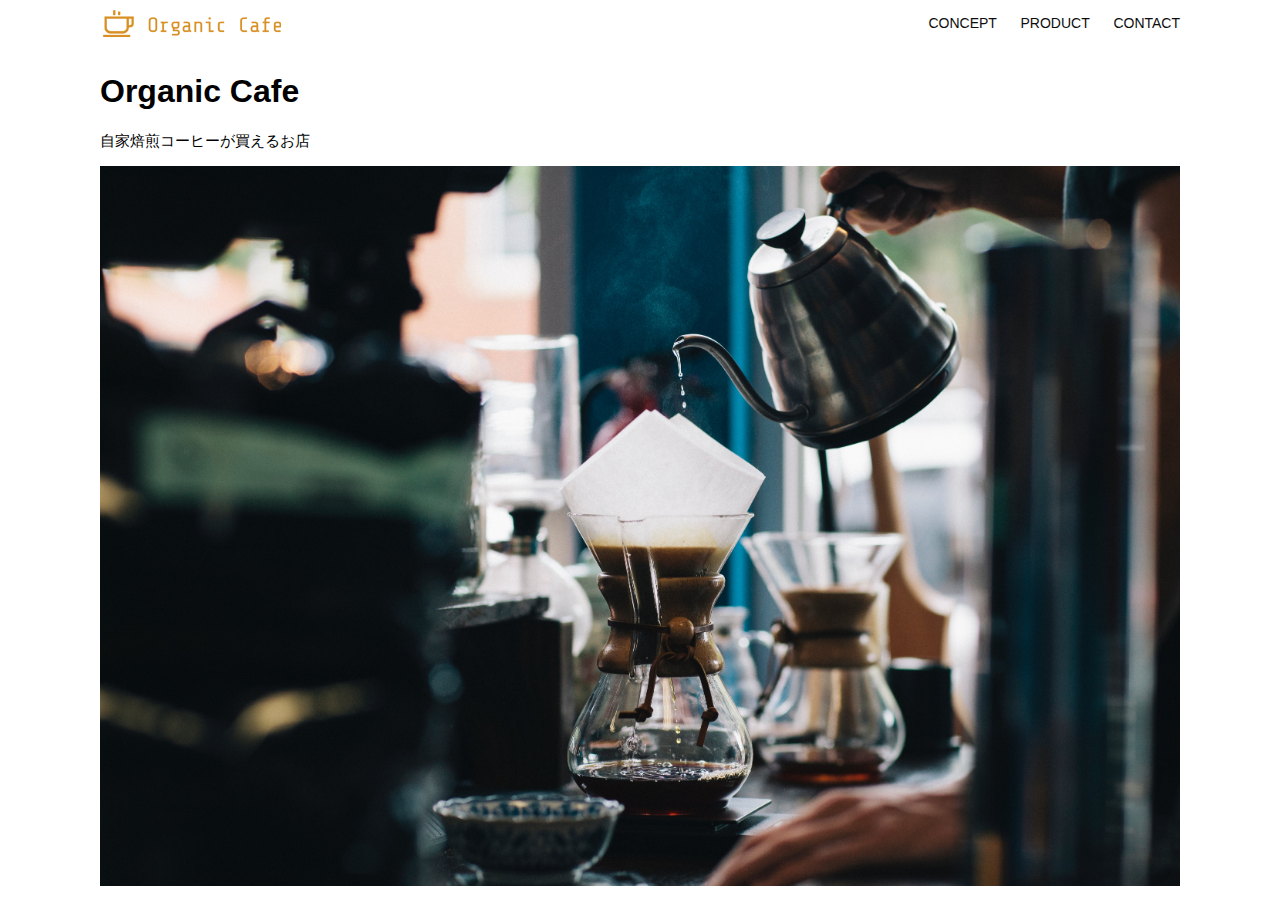
<file: html-css-kadai_013/index.html>
<!DOCTYPE html>
<html>
  <head>
    <title>Organic Cafe</title>
    <meta charset="UTF-8" />
    <meta name="description" content="自家焙煎のコーヒーがお家で楽しめるOrganic Cafe"/>
    <meta name="viewport" content="width=device-width, initial-scale=1.0" />
    <link rel="stylesheet" href="style.css" />
  </head>
  <body>
    <!-- ヘッダー -->
    <header>
      <!-- ロゴ -->
      <a href="index.html" id="logo"><img src="images/logo.png" alt="トップページに戻る"/></a>

      <!-- PC用ナビゲーション -->
      <nav id="nav-pc">
        <a href="index.html#concept">CONCEPT</a>
        <a href="index.html#product">PRODUCT</a>
        <a href="index.html#contact">CONTACT</a>
      </nav>

      <!-- スマホ用ナビゲーション -->
      <img id="menu-sp" src="images/button-menu.png" alt="ナビゲーションを開く" onclick="document.getElementById('nav-sp').style.display = 'block'">

       <nav id="nav-sp">
        <img id="close" src="images/button-close.png" alt="ナビゲーションを閉じる" onclick="document.getElementById('nav-sp').style.display = 'none'">
        <ul>
          <li><a id="logo-sp" href="index.html" onclick="document.getElementById('nav-sp').style.display = 'none'">
            <img src="images/logo-sp.png" alt="トップページに戻る">
          </a></li>
          <li><a class="menu" href="index.html#concept" onclick="document.getElementById('nav-sp').style.display = 'none'">CONCEPT</a></li>
          <li><a class="menu" href="index.html#product" onclick="document.getElementById('nav-sp').style.display = 'none'">PRODUCT</a></li>
          <li><a class="menu" href="index.html#contact" onclick="document.getElementById('nav-sp').style.display = 'none'">CONTACT</a></li>
        </ul>
       </nav>
    </header>

    <main>
      <article>
        <!-- メインビジュアル -->
        <section id="main-visual">
          <div id="main-message">
            <h1>Organic Cafe</h1>
            <p>自家焙煎コーヒーが買えるお店</p>
          </div>
          <img src="images/main-image.jpg" alt="コーヒーをハンドドリップで淹れる画像"/>
        </section>
      </article>
    </main>
  </body>
</html>
</file>
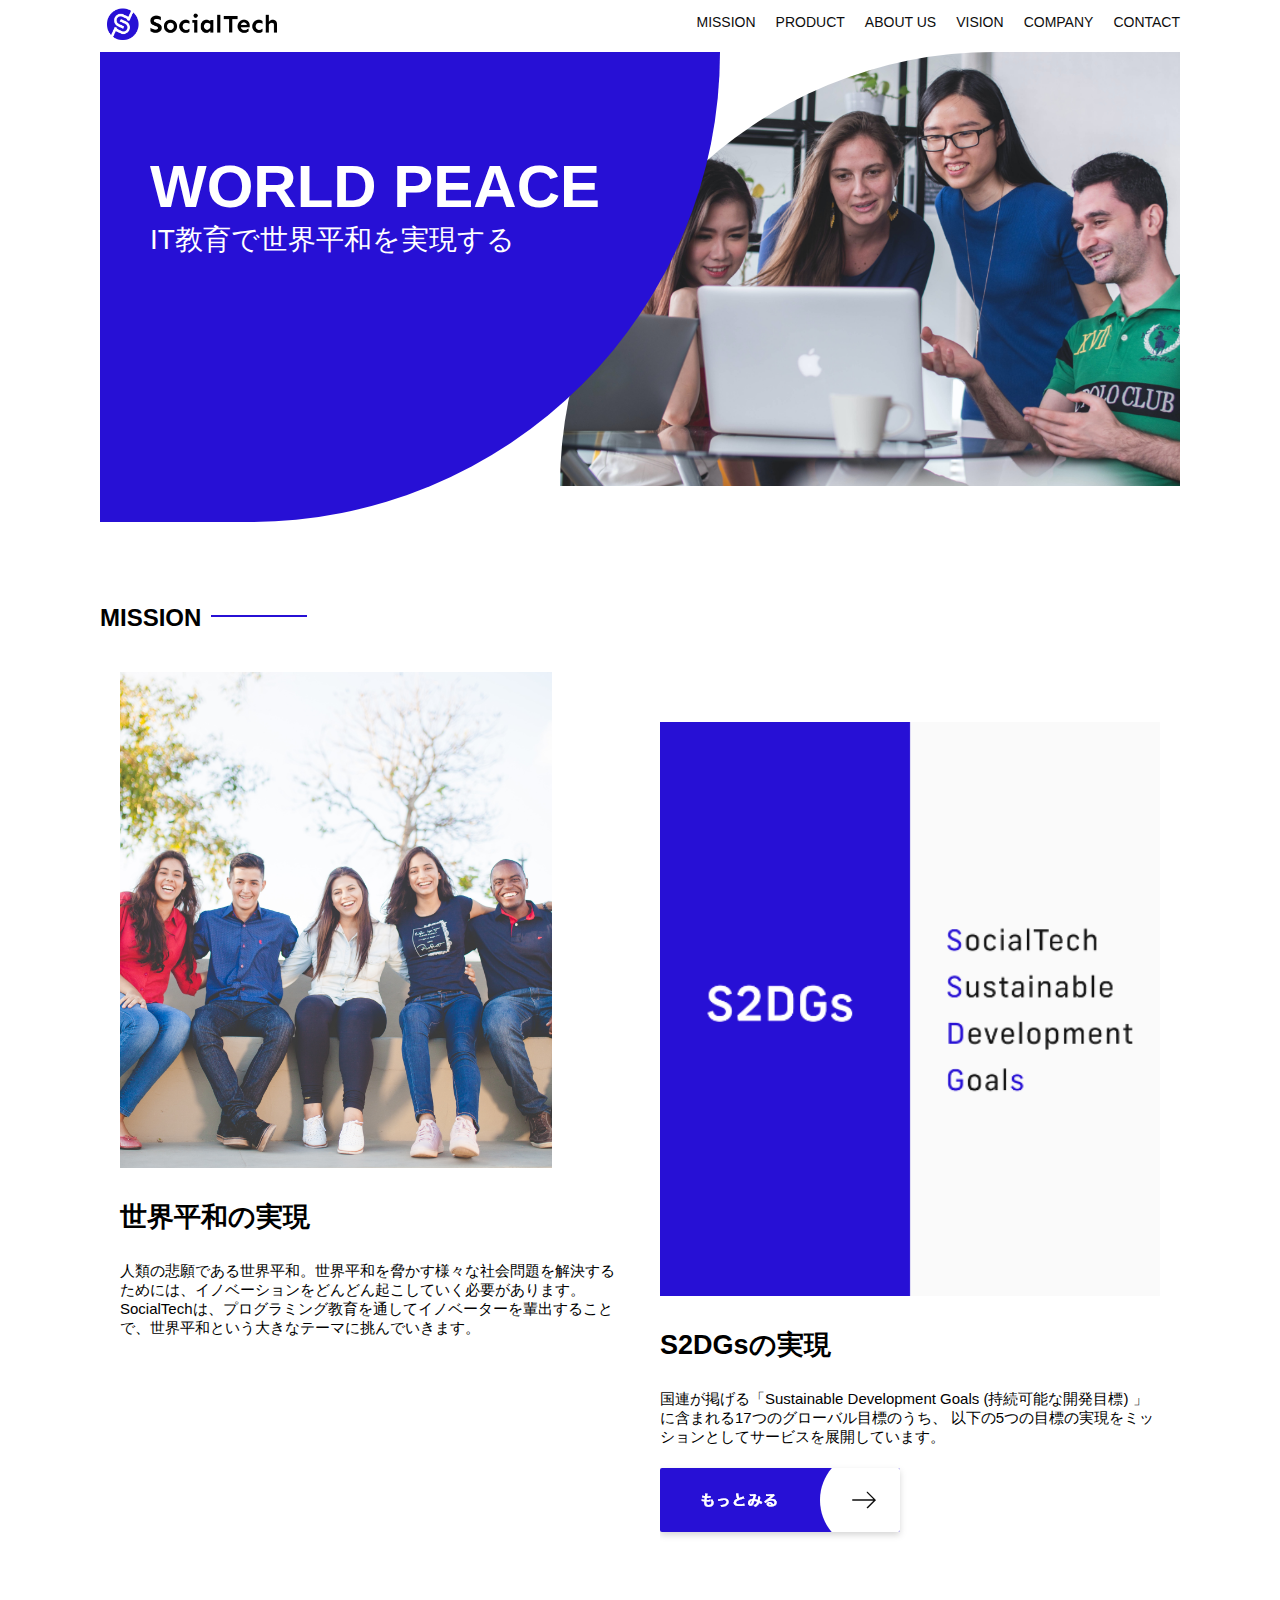
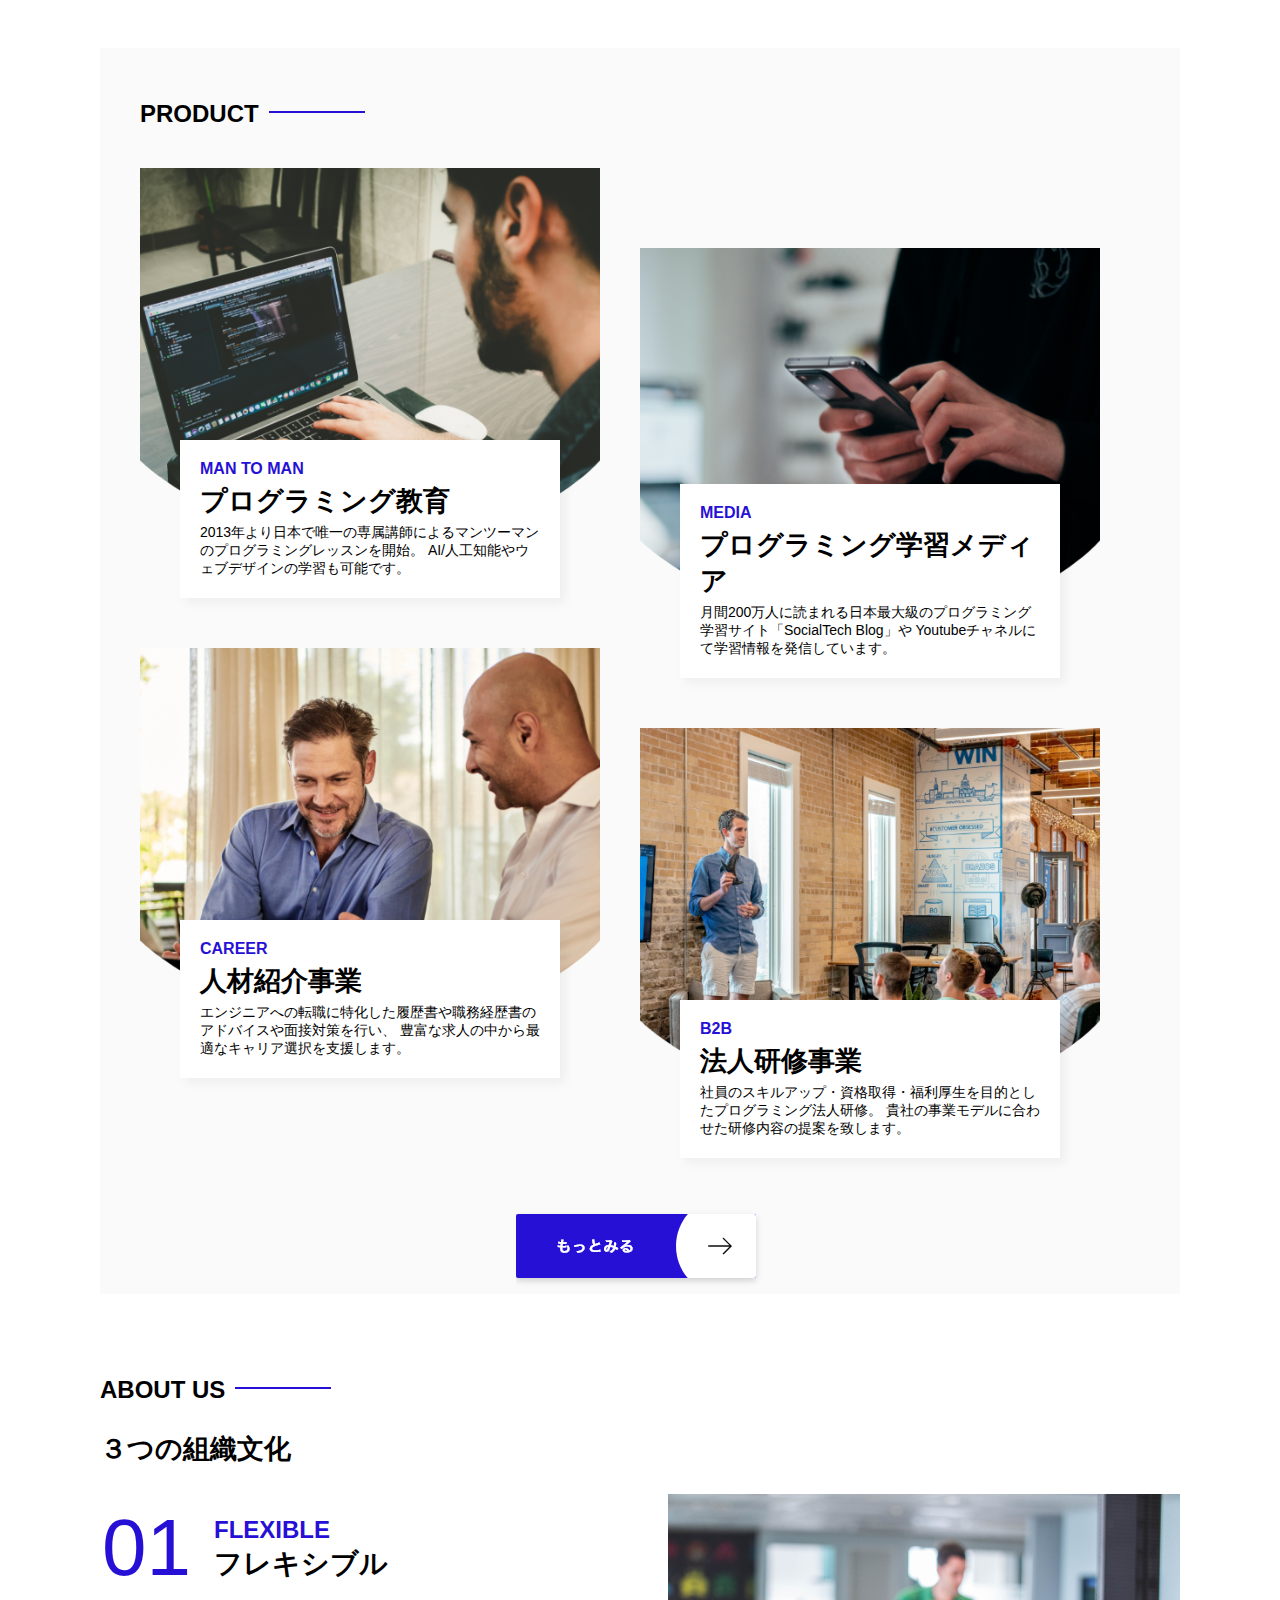
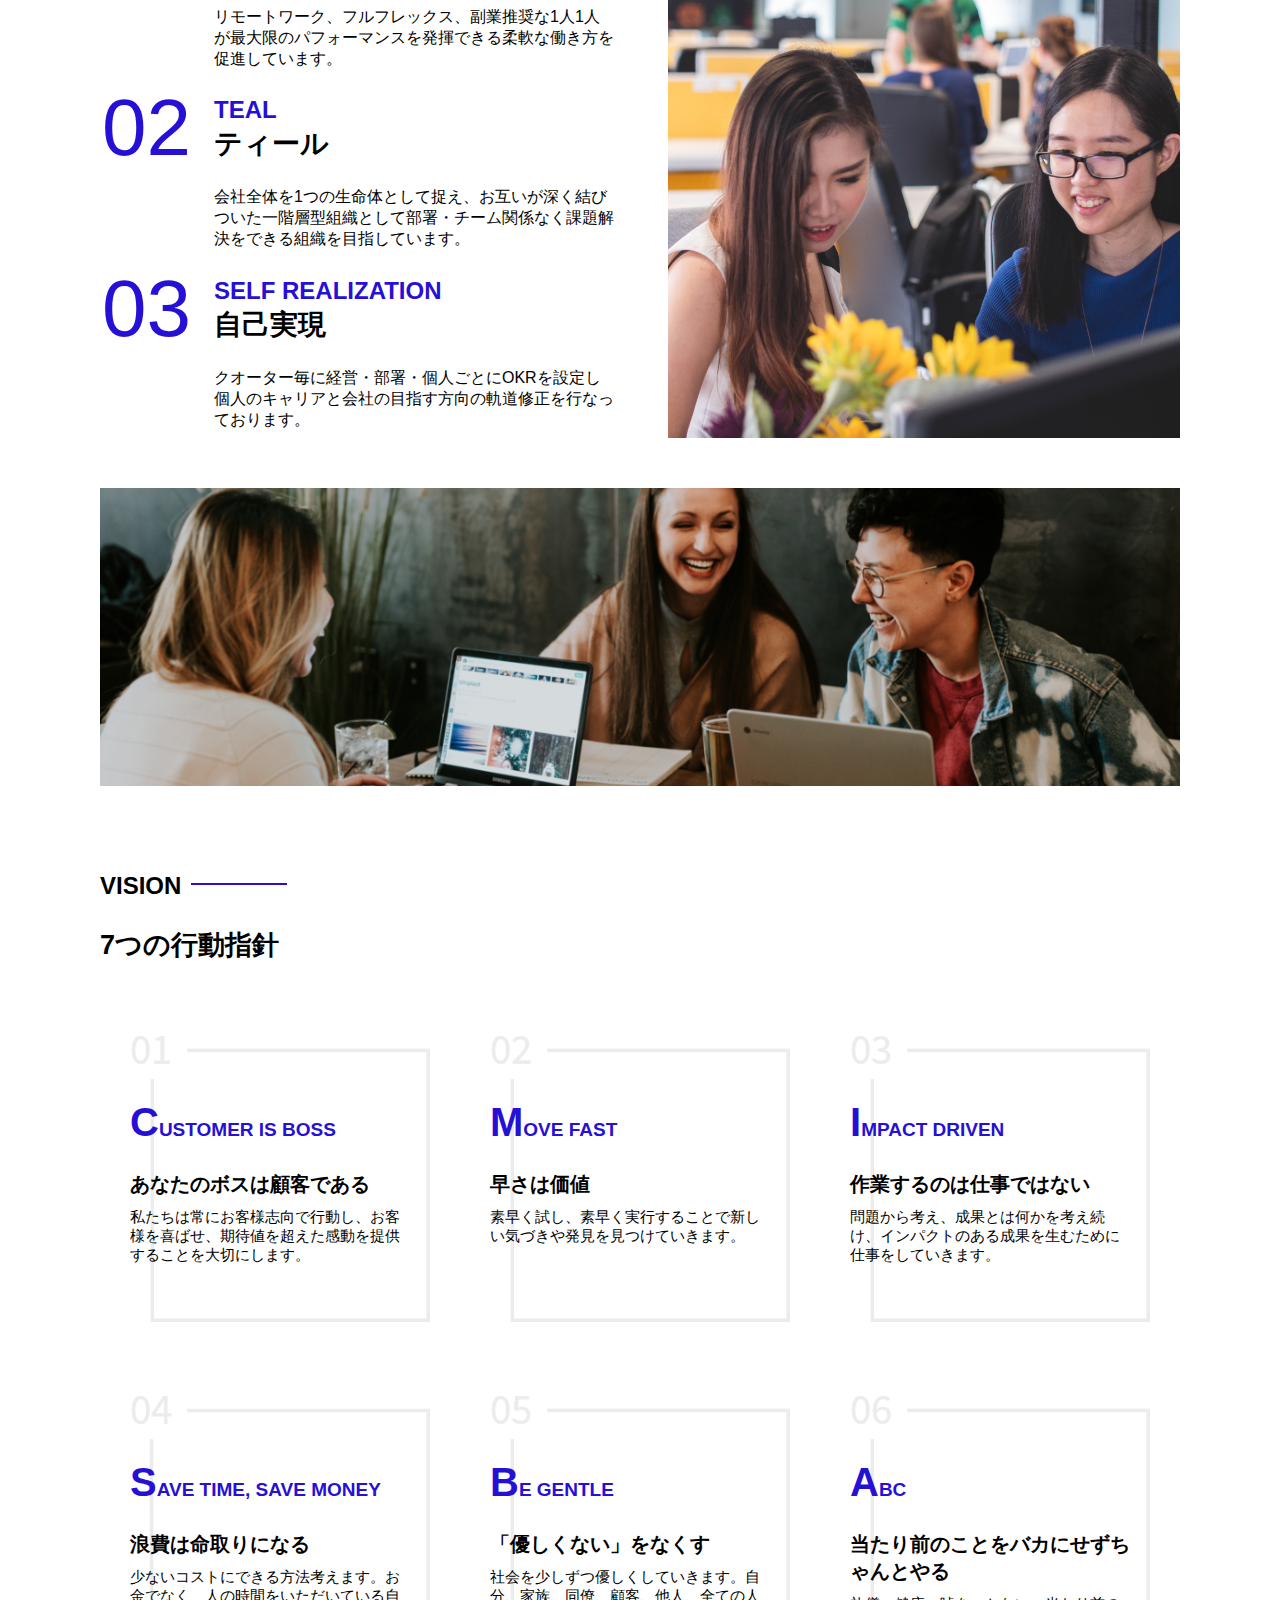
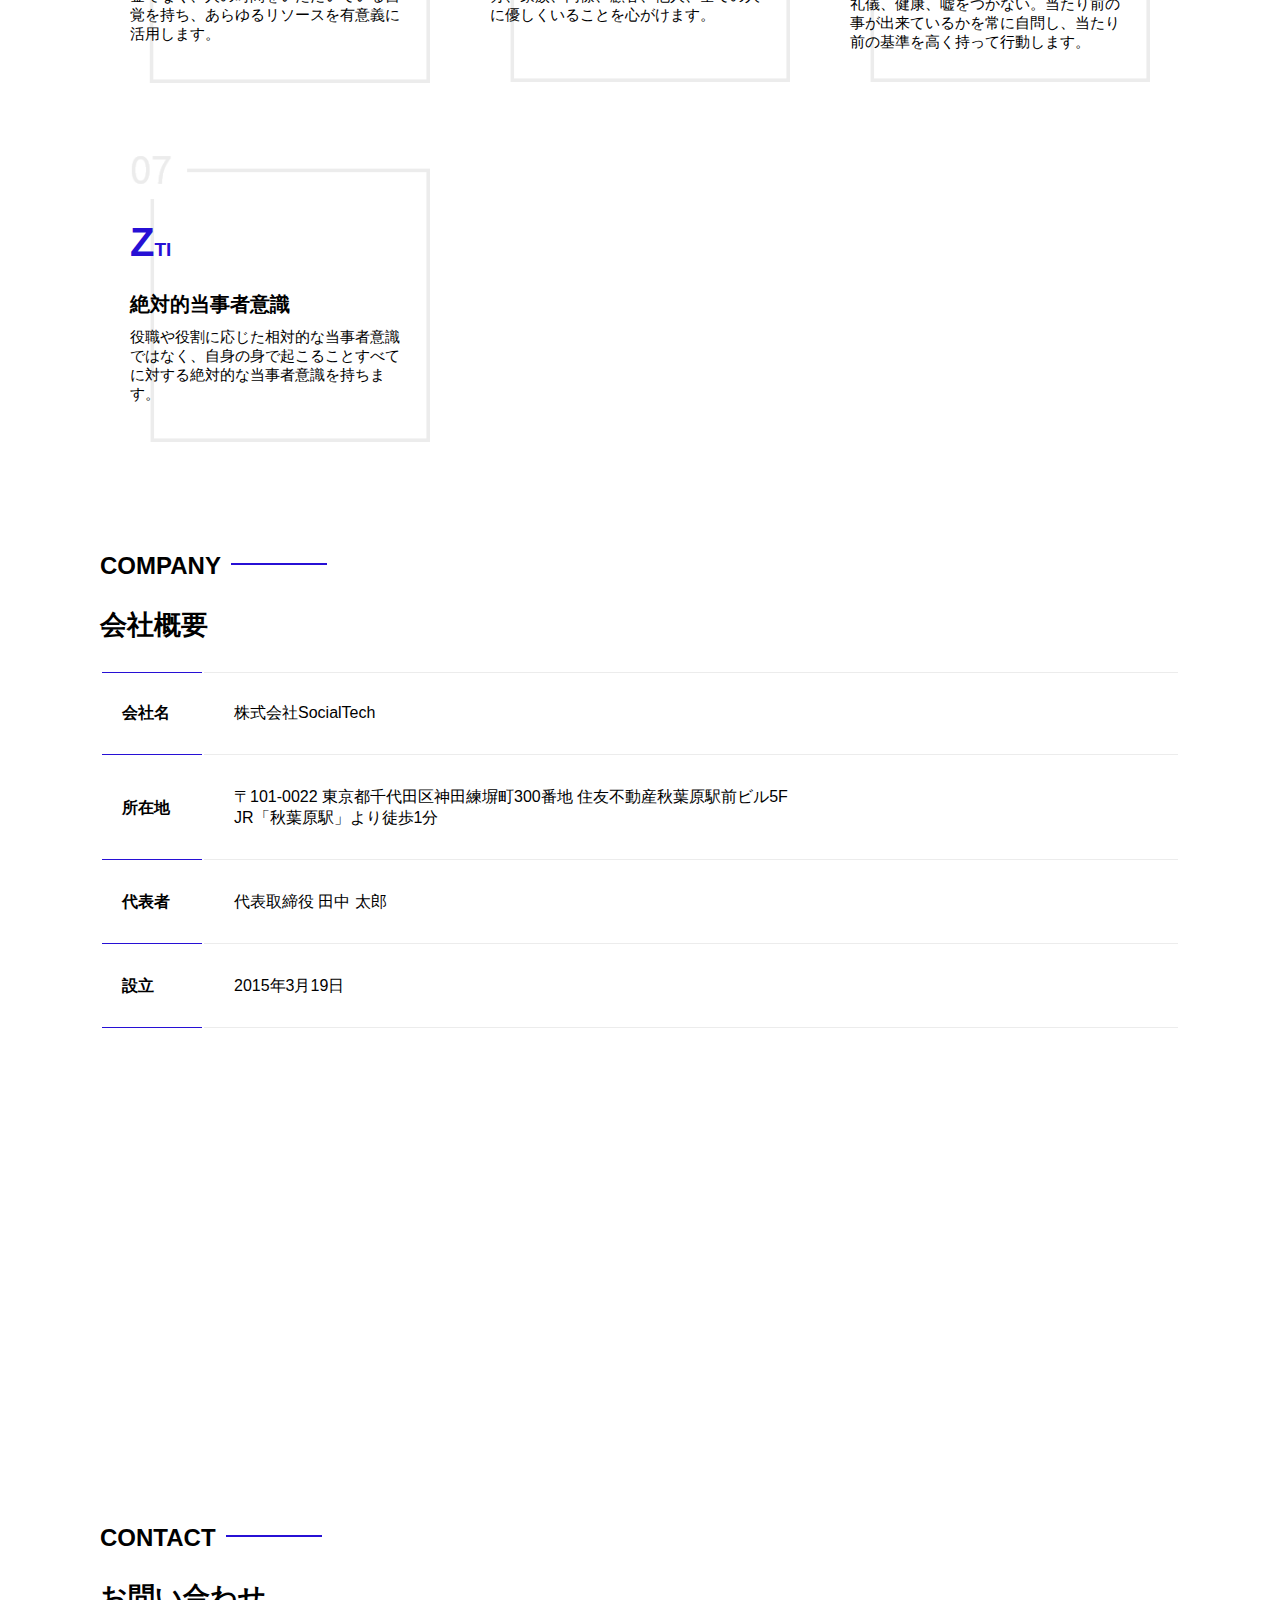
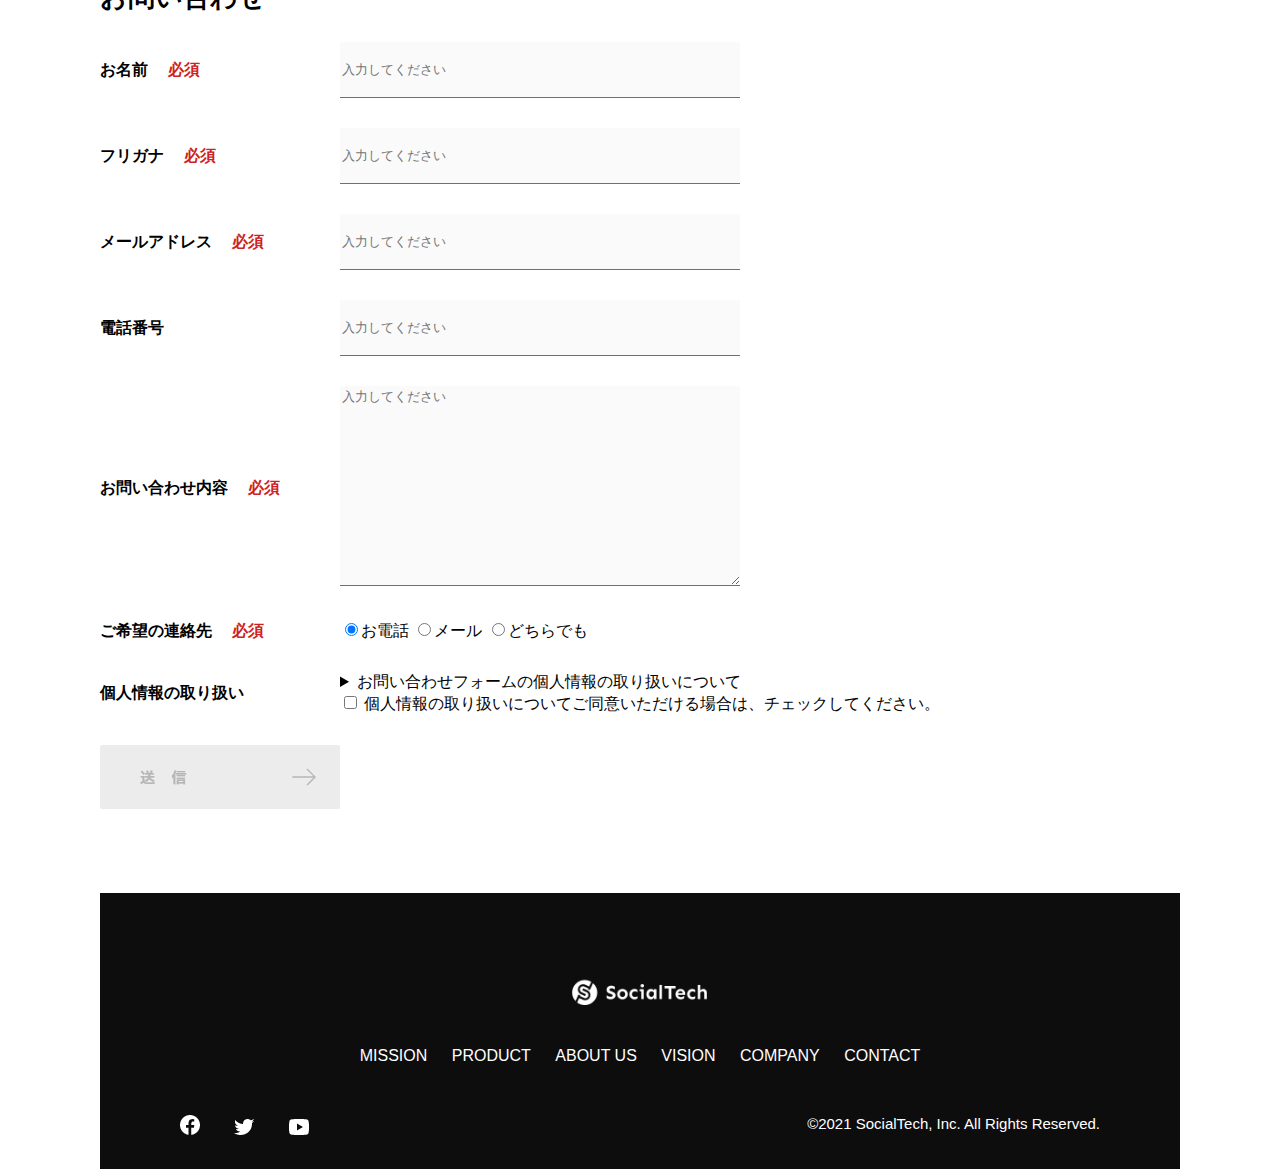
<file: kadai_tutorial_output/index.html>
<!DOCTYPE html>
<html>
  <head>
    <title>SocialTech</title>
    <meta charset="utf-8">
    <meta name="description" content="SocialTechはEdTech業界のリーディングカンパニーを目指します。">
    <meta name="viewport" content="width=device-width, initial-scale=1.0">
    <link rel="stylesheet" href="style.css">
  </head>

  <body>
    <header>
      <a href="index.html" id="logo">
        <img src="images/logo.png" alt="トップページに戻る">
      </a>

      <nav id="nav-pc">
        <ul>
          <li><a href="mission.html">MISSION</a></li>
          <li><a href="product.html">PRODUCT</a></li>
          <li><a href="index.html#aboutus">ABOUT US</a></li>
          <li><a href="index.html#vision">VISION</a></li>
          <li><a href="index.html#company">COMPANY</a></li>
          <li><a href="index.html#contact">CONTACT</a></li>
        </ul>
      </nav>

      <!--スマホ用メニューボタン-->
      <button id="menu-sp" onclick="document.getElementById('nav-sp').style.display = 'block'">
        <img src="images/button-menu.png" alt="ナビゲーションを開く">
      </button>
      <div id="nav-sp">
        <button id="close" onclick="document.getElementById('nav-sp').style.display = 'none'">
          <img src="images/button-close.png" alt="ナビゲーションを閉じる">
        </button>
        <nav>
          <ul>
            <li>
              <a id="logo-sp" hred="index.html" onclick="document.getElementById('nav-sp').style.display ='none'"><img src="images/logo-sp.png" alt="トップページに戻る"></a>
            </li>
            <li><a class="menu" href="mission.html" onclick="document.getElementById('nav-sp').style.display = 'none'">MISSION</a></li>
            <li><a class="menu" href="product.html" onclick="document.getElementById('nav-sp').style.display = 'none'">PRODUCT</a></li>
            <li><a class="menu" href="index.html#aboutus" onclick="document.getElementById('nav-sp').style.display = 'none'">ABOUT US</a></li>
            <li><a class="menu" href="index.html#vision" onclick="document.getElementById('nav-sp').style.display = 'none'">VISION</a></li>
            <li><a class="menu" href="index.html#company" onclick="document.getElementById('nav-sp').style.display = 'none'">COMPANY</a></li>
            <li><a class="menu" href="index.html#contact" onclick="document.getElementById('nav-sp').style.display = 'none'">CONTACT</a></li>
          </ul>
        </nav>
        <div id="sns">
          <a href="https://www.facebook.com/sejuku2013">
            <img src="images/button-facebook.png" alt="Facebookのリンク">
          </a>
          <a href="https://twitter.com/samuraijuku">
            <img src="images/button-twitter.png" alt="Twitterのリンク">
          </a>
          <a href="https://www.youtube.com/channel/UCCFOQO5aDK0xXam4cUQXT8g">
            <img src="images/button-youtube.png" alt="YouTubeのリンク">
          </a>
        </div>
      </div>
    </header>

    <main>
      <article>
        <section id="main-visual">
          <div id="main-message">
            <h1>WORLD PEACE</h1>
            <p>IT教育で世界平和を実現する</p>
          </div>
          <img src="images/index/index-main.png" alt="PCの周りに集まる多国籍の仲間たち">
        </section>

        <section id="mission">
          <h2 class="index-h2">MISSION</h2>
          <div id="mission-flex">
            <div>
              <img id="mission-photo" src="images/index/index-mission.png" alt="屋外のベンチで写真を撮影する多国籍の仲間たち">
              <h3>世界平和の実現</h3>
              <p>
                人類の悲願である世界平和。世界平和を脅かす様々な社会問題を解決するためには、イノベーションをどんどん起こしていく必要があります。
                SocialTechは、プログラミング教育を通してイノベーターを輩出することで、世界平和という大きなテーマに挑んでいきます。
              </p>
            </div>

            <div>
              <img id="s2dgs" src="images/index/s2dgs.png" alt="S2DGs">
              <h3>S2DGsの実現</h3>
              <p>
                国連が掲げる「Sustainable Development Goals (持続可能な開発目標) 」に含まれる17つのグローバル目標のうち、
                以下の5つの目標の実現をミッションとしてサービスを展開しています。
              </p>
              <a href="mission.html">
                <img src="images/button-more.png" alt="もっと見る">
              </a>
            </div>
          </div>
        </section>

        <section id="product">
          <h2 class="index-h2">PRODUCT</h2>
          <div class="product-flex">
            <div id="product-left">
              <div>
                <img class="product-photo" src="images/index/index-mantoman.png" alt="PCでコードを書く男性">
                <div class="product-explain">
                  <span>MAN TO MAN</span>
                  <h3>プログラミング教育</h3>
                  <p>
                    2013年より日本で唯一の専属講師によるマンツーマンのプログラミングレッスンを開始。
                    AI/人工知能やウェブデザインの学習も可能です。
                  </p>
                </div>
              </div>

              <div>
                <img class="product-photo" src="images/index/index-career.png" alt="笑顔で話し合う2人の男性">
                <div class="product-explain">
                  <span>CAREER</span>
                  <h3>人材紹介事業</h3>
                  <p>
                    エンジニアへの転職に特化した履歴書や職務経歴書のアドバイスや面接対策を行い、
                    豊富な求人の中から最適なキャリア選択を支援します。
                  </p>
                </div>
              </div>
            </div>

            <div id="product-right">
              <div>
                <img class="product-photo" src="images/index/index-media.png" alt="スマートフォンを操作する人">
                <div class="product-explain">
                  <span>MEDIA</span>
                  <h3>プログラミング学習メディア</h3>
                  <p>
                    月間200万人に読まれる日本最大級のプログラミング学習サイト「SocialTech Blog」や
                    Youtubeチャネルにて学習情報を発信しています。
                  </p>
                </div>
              </div>

              <div>
                <img class="product-photo" src="images/index/index-b2b.png" alt="講演中の男性とそれを聴く人々">
                <div class="product-explain">
                  <span>B2B</span>
                  <h3>法人研修事業</h3>
                  <p>
                    社員のスキルアップ・資格取得・福利厚生を目的としたプログラミング法人研修。
                    貴社の事業モデルに合わせた研修内容の提案を致します。
                  </p>
                </div>
              </div>
            </div>
          </div>

          <div id="product-more">
            <a href="product.html">
              <img src="images/button-more.png" alt="もっとみる">
            </a>
          </div>
        </section>

        <section id="aboutus">
          <h2 class="index-h2">ABOUT US</h2>
          <h3>３つの組織文化</h3>
          <div>
            <table class="culture-table">
              <tr>
                <td class="culture-num">01</td>
                <th><span class="culture-en">FLEXIBLE</span> <br>フレキシブル</th>
              </tr>
              <tr>
                <td></td>
                <td class="culture description">リモートワーク、フルフレックス、副業推奨な1人1人が最大限のパフォーマンスを発揮できる柔軟な働き方を促進しています。</td>
              </tr>

              <tr>
                <td class="culture-num">02</td>
                <th><span class="culture-en">TEAL</span> <br>ティール</th>
              </tr>
              <tr>
                <td></td>
                <td class="culture-description">会社全体を1つの生命体として捉え、お互いが深く結びついた一階層型組織として部署・チーム関係なく課題解決をできる組織を目指しています。</td>
              </tr>

              <tr>
                <td class="culture-num">03</td>
                <th><span class="culture-en">SELF REALIZATION</span> <br>自己実現</th>
              </tr>
              <tr>
                <td></td>
                <td class="culture-description">クオーター毎に経営・部署・個人ごとにOKRを設定し個人のキャリアと会社の目指す方向の軌道修正を行なっております。</td>
              </tr>
            </table>
            <img class="culture-img" src="images/index/index-aboutus1.png" alt="笑顔で話し合う2人の女性">
          </div>
          <img class="culture-img2" src="images/index/index-aboutus2.png" alt="笑顔で話し合う3人の男女">
        </section>

        <section id="vision">
          <h2 class="index-h2">VISION</h2>
          <h3>7つの行動指針</h3>
          <div>
            <div class="vision-box">
              <img src="images/index/vision-01.png" alt="01">
              <div>
                <h4>CUSTOMER IS BOSS</h4>
                <h5>あなたのボスは顧客である</h5>
                <p>私たちは常にお客様志向で行動し、お客様を喜ばせ、期待値を超えた感動を提供することを大切にします。</p>
              </div>
            </div>

            <div class="vision-box">
              <img src="images/index/vision-02.png" alt="02">
              <div>
                <h4>MOVE FAST</h4>
                <h5>早さは価値</h5>
                <p>素早く試し、素早く実行することで新しい気づきや発見を見つけていきます。</p>
              </div>
            </div>

            <div class="vision-box">
              <img src="images/index/vision-03.png" alt="03">
              <div>
                <h4>IMPACT DRIVEN</h4>
                <h5>作業するのは仕事ではない</h5>
                <p>問題から考え、成果とは何かを考え続け、インパクトのある成果を生むために仕事をしていきます。</p>
              </div>
            </div>

            <div class="vision-box">
              <img src="images/index/vision-04.png" alt="04">
              <div>
                <h4>SAVE TIME, SAVE MONEY</h4>
                <h5>浪費は命取りになる</h5>
                <p>少ないコストにできる方法考えます。お金でなく、人の時間をいただいている自覚を持ち、あらゆるリソースを有意義に活用します。</p>
              </div>
            </div>

            <div class="vision-box">
              <img src="images/index/vision-05.png" alt="05">
              <div>
                <h4>BE GENTLE</h4>
                <h5>「優しくない」をなくす</h5>
                <p>社会を少しずつ優しくしていきます。自分、家族、同僚、顧客、他人、全ての人に優しくいることを心がけます。</p>
              </div>
            </div>

            <div class="vision-box">
              <img src="images/index/vision-06.png" alt="06">
              <div>
                <h4>ABC</h4>
                <h5>当たり前のことをバカにせずちゃんとやる</h5>
                <p>礼儀、健康、嘘をつかない。当たり前の事が出来ているかを常に自問し、当たり前の基準を高く持って行動します。</p>
              </div>
            </div>

            <div class="vision-box">
              <img src="images/index/vision-07.png" alt="07">
              <div>
                <h4>ZTI</h4>
                <h5>絶対的当事者意識</h5>
                <p>役職や役割に応じた相対的な当事者意識ではなく、自身の身で起こることすべてに対する絶対的な当事者意識を持ちます。</p>
              </div>
            </div>
          </div>
        </section>

        <section id="company">
          <h2 class="index-h2">COMPANY</h2>
          <h3>会社概要</h3>
          <table id="company-table">
            <tr>
              <th class="tableheader tableheader-first">会社名</th>
              <td class="cell cell-first">株式会社SocialTech</td>
            </tr>

            <tr>
              <th class="tableheader">所在地</th>
              <td class="cell">〒101-0022 東京都千代田区神田練塀町300番地 住友不動産秋葉原駅前ビル5F <br>JR「秋葉原駅」より徒歩1分</td>
            </tr>

            <tr>
              <th class="tableheader">代表者</th>
              <td class="cell">代表取締役 田中 太郎</td>
            </tr>

            <tr>
              <th class="tableheader">設立</th>
              <td class="cell">2015年3月19日</td>
            </tr>
          </table>

          <iframe 
          src="https://www.google.com/maps/embed?pb=!1m18!1m12!1m3!1d3240.0688551336807!2d139.7720776771055!3d35.69992317258124!2m3!1f0!2f0!3f0!3m2!1i1024!2i768!4f13.1!3m3!1m2!1s0x60188fee13660e23%3A0x77137876edf742ac!2z5L2P5Y-L5LiN5YuV55Sj56eL6JGJ5Y6f6aeF5YmN44OT44Or!5e0!3m2!1sja!2sjp!4v1704858013291!5m2!1sja!2sjp" 
          style="border: 0" allowfullscreen="" loading="lazy">
          </iframe>
        </section>

        <section id="contact">
          <h2 class="index-h2">CONTACT</h2>
          <h3>お問い合わせ</h3>
          <form>
            <div>
              <div class="contact-heading">
                <label class="contact-label">お名前<span class="contact-span">必須</span></label>
              </div>

              <div>
                <input type="text" name="name" placeholder="入力してください" class="contact-textbox">
              </div>
            </div>

            <div>
              <div class="contact-heading">
                <label class="contact-label">フリガナ<span class="contact-span">必須</span></label>
              </div>
              <div>
                <input type="text" name="hurigana" placeholder="入力してください" class="contact-textbox">
              </div>
            </div>

            <div>
              <div class="contact-heading">
                <label class="contact-label">メールアドレス<span class="contact-span">必須</span></label>
              </div>
              <div>
                <input type="text" name="email" placeholder="入力してください" class="contact-textbox">
              </div>
            </div>

            <div>
              <div class="contact-heading">
                <label class="contact-label">電話番号</label>
              </div>
              <div>
                <input type="text" name="tel" placeholder="入力してください" class="contact-textbox">
              </div>
            </div>

            <div>
              <div class="contact-heading">
                <label class="contact-label">お問い合わせ内容<span class="contact-span">必須</span></label>
              </div>
              <div>
                <textarea class="contact-textarea" placeholder="入力してください" name="message"></textarea>
              </div>
            </div>

            <div>
              <div class="contact-heading">
                <label class="contact-label">ご希望の連絡先<span class="contact-span">必須</span></label>
              </div>
              <div>
                <input class="radiobutton" type="radio" value="tel" name="contact" checked><label>お電話</label>
                <input class="radiobutton" type="radio" value="mail" name="contact"><label>メール</label>
                <input class="radiobutton" type="radio" value="both" name="contact"><label>どちらでも</label>
              </div>
            </div>

            <div>
              <div class="contact-heading">
                <label class="contact-label">個人情報の取り扱い</label>
              </div>
              <div>
                <details>
                  <summary>お問い合わせフォームの個人情報の取り扱いについて</summary>
                  <div>
                    <dl>
                      <dt>1. 組織の名称又は氏名</dt>
                      <dd>株式会社SocialTech</dd>
                      <dt>2. 個人情報保護管理者（苦しくはその代理人）の氏名又は職名、所属及び連絡先</dt>
                      <dd>
                        <p>鈴木 一郎 コーポレート部</p>
                        <p>メールアドレス : samurai@example.com</p>
                        <p>TEL : 03-1234-5678</p>
                      </dd>
                      <dt>3. 個人情報の利用目的</dt>
                      <dd>
                        <ul>
                          <li>本サービス及び本サービスに関連する情報の提供又はそれらに関する連絡のため</li>
                          <li>ユーザーの本人確認のため</li>
                          <li>当社サービスのご案内のため</li>
                          <li>当社の商品等の広告または宣伝（電子メールによるものを含むものとします。）</li>
                        </ul>
                      </dd>
                      <dt>4. 個人情報の取り扱い業務の委託</dt>
                      <dd>個人情報の取扱業務の全部または一部を外部に業務委託する場合があります。その際、弊社は、個人情報を適切に保護できる管理体制を敷き実行していることを条件として委託先を厳選したうえで、機密保持契約を委託先と締結し、お客様の個人情報を厳密に管理させます。</dd>
                      <dt>5. 個人情報の開示等の請求</dt>
                      <dd>
                        お客様は、弊社に対してご自身の個人情報の開示等（利用目的の通知、開示、内容の訂正・追加・削除、利用の停止または消去、第三者への提供の停止）に関して、当社問合せ窓口に申し出ることができます。<br>
                        その際、弊社はお客様ご本人を確認させていただいたうえで、合理的な期間内に対応いたします。<br>
                        なお、個人情報に関する弊社問合せ先は、次の通りです。
                      </dd>
                      <dd>
                        <p>株式会社SocialTech 個人情報問合せ窓口</p>
                        <p>〒150-0043 東京都千代田区神田練塀町300番地 住友不動産秋葉原駅前ビル5F</p>
                        <p>メールアドレス : samurai@example.com TEL : 03-1234-5678</p>
                      </dd>
                      <dt>6. 個人情報を提供されることの任意性について</dt>
                      <dd>お客様がご自身の個人情報を弊社に提供されるか否かは、お客様のご判断によりますが、もしご提供されない場合には、適切なサービスが提供できない場合がありますので予めご了承ください。</dd>
                    </dl>
                  </div>
                </details>
                <input type="checkbox" name="agree">
                <span>個人情報の取り扱いについてご同意いただける場合は、チェックしてください。</span>
              </div>
            </div>
            <input type="image" src="images/button-submit.png" alt="送信する">
          </form>
        </section>
      </article>
    </main>

    <footer>
      <div id="footer-logo">
        <img src="images/logo-sp.png" alt="SocialTech">
      </div>

      <div id="footer-link">
        <a href="mission.html">MISSION</a>
        <a href="product.html">PRODUCT</a>
        <a href="index.html#aboutus">ABOUT US</a>
        <a href="index.html#vision">VISION</a>
        <a href="index.html#company">COMPANY</a>
        <a href="index.html#contact">CONTACT</a>
      </div>

      <div id="sns-footer">
        <div class="sns-btns">
          <a href="https://www.facebook.com/sejuku2013"><img src="images/button-facebook.png" alt="Facebookのリンク"></a>
          <a href="https://twitter.com/samuraijuku"><img src="images/button-twitter.png" alt="Twitterのリンク"></a>
          <a href="https://www.youtube.com/channel/UCCFOQO5aDK0xXam4cUQXT8g"><img src="images/button-youtube.png" alt="YouTubeのリンク"></a>
        </div>
        <p id="copyright">&copy;2021 SocialTech, Inc. All Rights Reserved.</p>
      </div>
    </footer>
  </body>
</html>
</file>
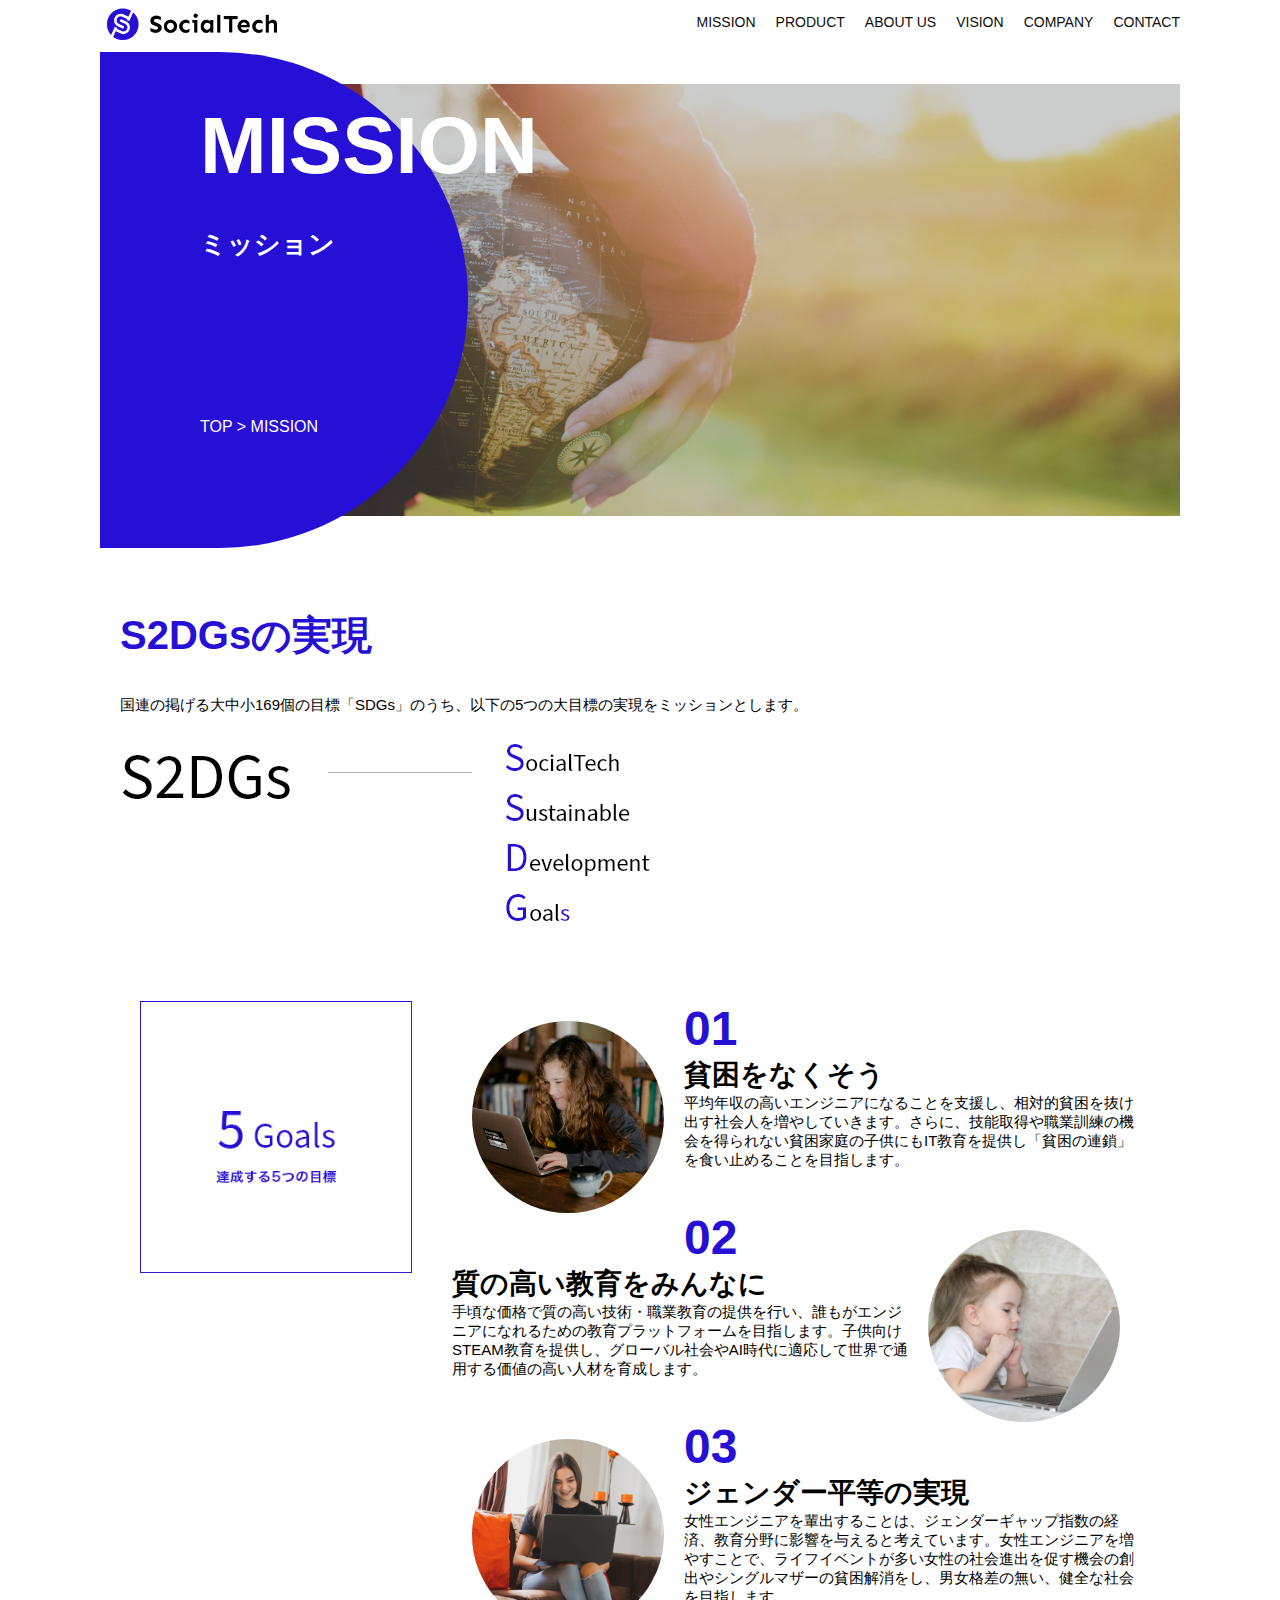
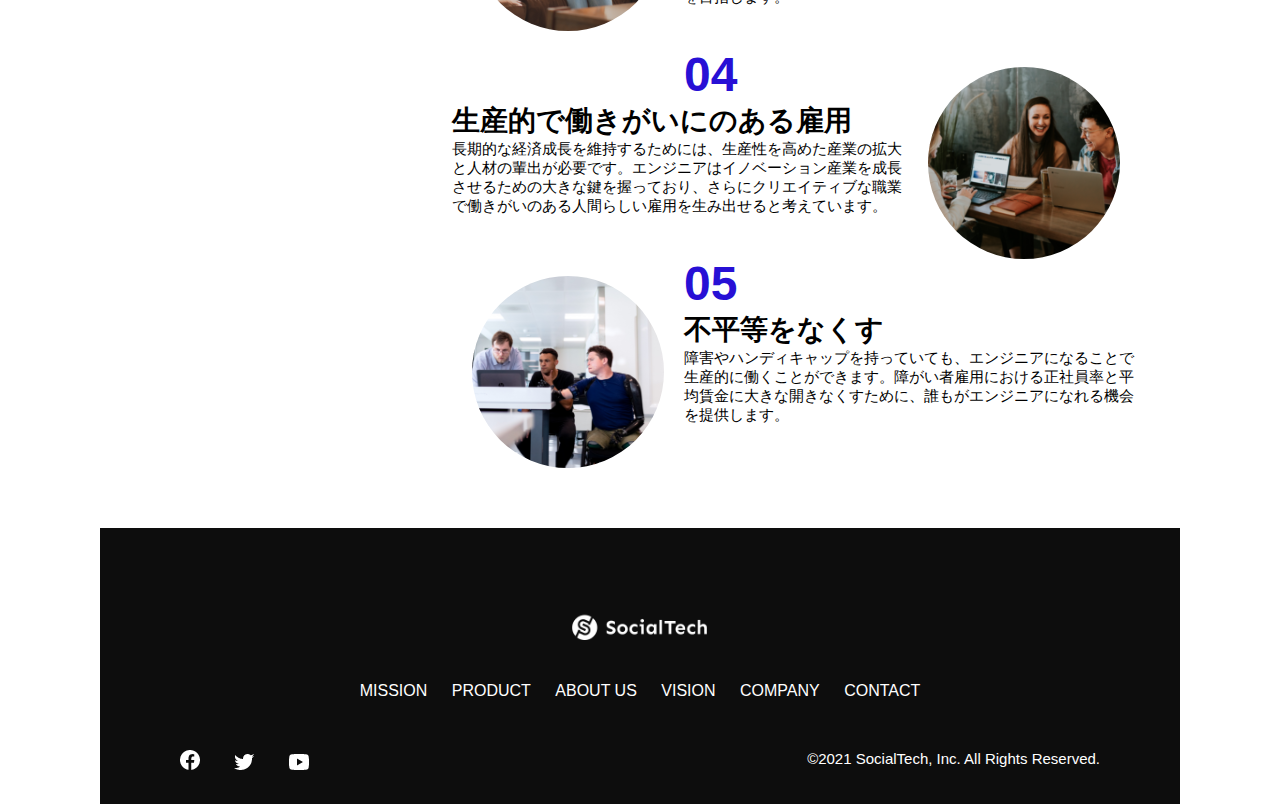
<file: kadai_tutorial_output/mission.html>
<!DOCTYPE html>
<html>
  <head>
    <title>SocialTech - MISSION ミッション</title>
    <meta charset="utf-8">
    <meta name="description" content="SocialTechが目指す5つの目標（s2DGs）を紹介します">
    <meta name="viewport" content="width=device-width, initial-scale=1.0">
    <link rel="stylesheet" href="style.css">
  </head>

  <body>
    <header>
      <a href="index.html" id="logo">
        <img src="images/logo.png" alt="トップページに戻る">
      </a>

      <nav id="nav-pc">
        <ul>
          <li><a href="mission.html">MISSION</a></li>
          <li><a href="product.html">PRODUCT</a></li>
          <li><a href="index.html#aboutus">ABOUT US</a></li>
          <li><a href="index.html#vision">VISION</a></li>
          <li><a href="index.html#company">COMPANY</a></li>
          <li><a href="index.html#contact">CONTACT</a></li>
        </ul>
      </nav>

      <!--スマホ用メニューボタン-->
      <button id="menu-sp" onclick="document.getElementById('nav-sp').style.display = 'block'">
        <img src="images/button-menu.png" alt="ナビゲーションを開く">
      </button>
      <div id="nav-sp">
        <button id="close" onclick="document.getElementById('nav-sp').style.display = 'none'">
          <img src="images/button-close.png" alt="ナビゲーションを閉じる">
        </button>
        <nav>
          <ul>
            <li>
              <a id="logo-sp" href="index.html" onclick="document.getElementById('nav-sp').style.display ='none'"><img src="images/logo-sp.png" alt="トップページに戻る"></a>
            </li>
            <li><a class="menu" href="mission.html" onclick="document.getElementById('nav-sp').style.display = 'none'">MISSION</a></li>
            <li><a class="menu" href="product.html" onclick="document.getElementById('nav-sp').style.display = 'none'">PRODUCT</a></li>
            <li><a class="menu" href="index.html#aboutus" onclick="document.getElementById('nav-sp').style.display = 'none'">ABOUT US</a></li>
            <li><a class="menu" href="index.html#vision" onclick="document.getElementById('nav-sp').style.display = 'none'">VISION</a></li>
            <li><a class="menu" href="index.html#company" onclick="document.getElementById('nav-sp').style.display = 'none'">COMPANY</a></li>
            <li><a class="menu" href="index.html#contact" onclick="document.getElementById('nav-sp').style.display = 'none'">CONTACT</a></li>
          </ul>
        </nav>
        <div id="sns">
          <a href="https://www.facebook.com/sejuku2013">
            <img src="images/button-facebook.png" alt="Facebookのリンク">
          </a>
          <a href="https://twitter.com/samuraijuku">
            <img src="images/button-twitter.png" alt="Twitterのリンク">
          </a>
          <a href="https://www.youtube.com/channel/UCCFOQO5aDK0xXam4cUQXT8g">
            <img src="images/button-youtube.png" alt="YouTubeのリンク">
          </a>
        </div>
      </div>
    </header>

    <main>
      <article>
        <section id="mission-main">
          <div class="mission-main-inner">
            <div id="mission-title">
              <h1>MISSION<br><span>ミッション</span></h1>
              <p>TOP > MISSION</p>
            </div>
          </div>
        </section>

        <section id="mission-s2dgs">
          <h2 class="mission-h2">S2DGsの実現</h2>
          <p>国連の掲げる大中小169個の目標「SDGs」のうち、以下の5つの大目標の実現をミッションとします。</p>
          <img src="images/mission/mission-s2dgs.png" alt="S2DGs">
        </section>

        <section id="mission-five-goals">
          <div class="five-goals-image">
            <img src="images/mission/mission-5goals.png" alt="5Goals">
          </div>

          <div class="five-goals-read">
            <div>
              <img class="fivegoals-image-left" src="images/mission/mission-5goals01.png" alt="PCを操作する女の子">
              <span class="fivegoals-number">01</span>
              <h3 class="fivegoals-h3">貧困をなくそう</h3>
              <p class="fivegoals-p">平均年収の高いエンジニアになることを支援し、相対的貧困を抜け出す社会人を増やしていきます。さらに、技能取得や職業訓練の機会を得られない貧困家庭の子供にもIT教育を提供し「貧困の連鎖」を食い止めることを目指します。</p>
            </div>

            <div>
              <img class="fivegoals-image-right" src="images/mission/mission-5goals02.png" alt="PCを見つめる小さい女の子">
              <span class="fivegoals-number">02</span>
              <h3 class="fivegoals-h3">質の高い教育をみんなに</h3>
              <p class="fivegoals-p">手頃な価格で質の高い技術・職業教育の提供を行い、誰もがエンジニアになれるための教育プラットフォームを目指します。子供向けSTEAM教育を提供し、グローバル社会やAI時代に適応して世界で通用する価値の高い人材を育成します。</p>
            </div>

            <div>
              <img class="fivegoals-image-left" src="images/mission/mission-5goals03.png" alt="PCを操作する女性">
              <span class="fivegoals-number">03</span>
              <h3 class="fivegoals-h3">ジェンダー平等の実現</h3>
              <p class="fivegoals-p">女性エンジニアを輩出することは、ジェンダーギャップ指数の経済、教育分野に影響を与えると考えています。女性エンジニアを増やすことで、ライフイベントが多い女性の社会進出を促す機会の創出やシングルマザーの貧困解消をし、男女格差の無い、健全な社会を目指します。</p>
            </div>

            <div>
              <img class="fivegoals-image-right" src="images/mission/mission-5goals04.png" alt="笑顔で話し合う3人の男女">
              <span class="fivegoals-number">04</span>
              <h3 class="fivegoals-h3">生産的で働きがいにのある雇用</h3>
              <p class="fivegoals-p">長期的な経済成長を維持するためには、生産性を高めた産業の拡大と人材の輩出が必要です。エンジニアはイノベーション産業を成長させるための大きな鍵を握っており、さらにクリエイティブな職業で働きがいのある人間らしい雇用を生み出せると考えています。</p>
            </div>

            <div>
              <img class="fivegoals-image-left" src="images/mission/mission-5goals05.png" alt="障害を持つ男性が生き生きと働く様子">
              <span class="fivegoals-number">05</span>
              <h3 class="fivegoals-h3">不平等をなくす</h3>
              <p class="fivegoals-p">障害やハンディキャップを持っていても、エンジニアになることで生産的に働くことができます。障がい者雇用における正社員率と平均賃金に大きな開きなくすために、誰もがエンジニアになれる機会を提供します。</p>
            </div>
          </div>
        </section>
      </article>
    </main>

    <footer>
      <div id="footer-logo">
        <img src="images/logo-sp.png" alt="SocialTech">
      </div>

      <div id="footer-link">
        <a href="mission.html">MISSION</a>
        <a href="product.html">PRODUCT</a>
        <a href="index.html#aboutus">ABOUT US</a>
        <a href="index.html#vision">VISION</a>
        <a href="index.html#company">COMPANY</a>
        <a href="index.html#contact">CONTACT</a>
      </div>

      <div id="sns-footer">
        <div class="sns-btns">
          <a href="https://www.facebook.com/sejuku2013"><img src="images/button-facebook.png" alt="Facebookのリンク"></a>
          <a href="https://twitter.com/samuraijuku"><img src="images/button-twitter.png" alt="Twitterのリンク"></a>
          <a href="https://www.youtube.com/channel/UCCFOQO5aDK0xXam4cUQXT8g"><img src="images/button-youtube.png" alt="YouTubeのリンク"></a>
        </div>
        <p id="copyright">&copy;2021 SocialTech, Inc. All Rights Reserved.</p>
      </div>
    </footer>
  </body>
</html>
</file>
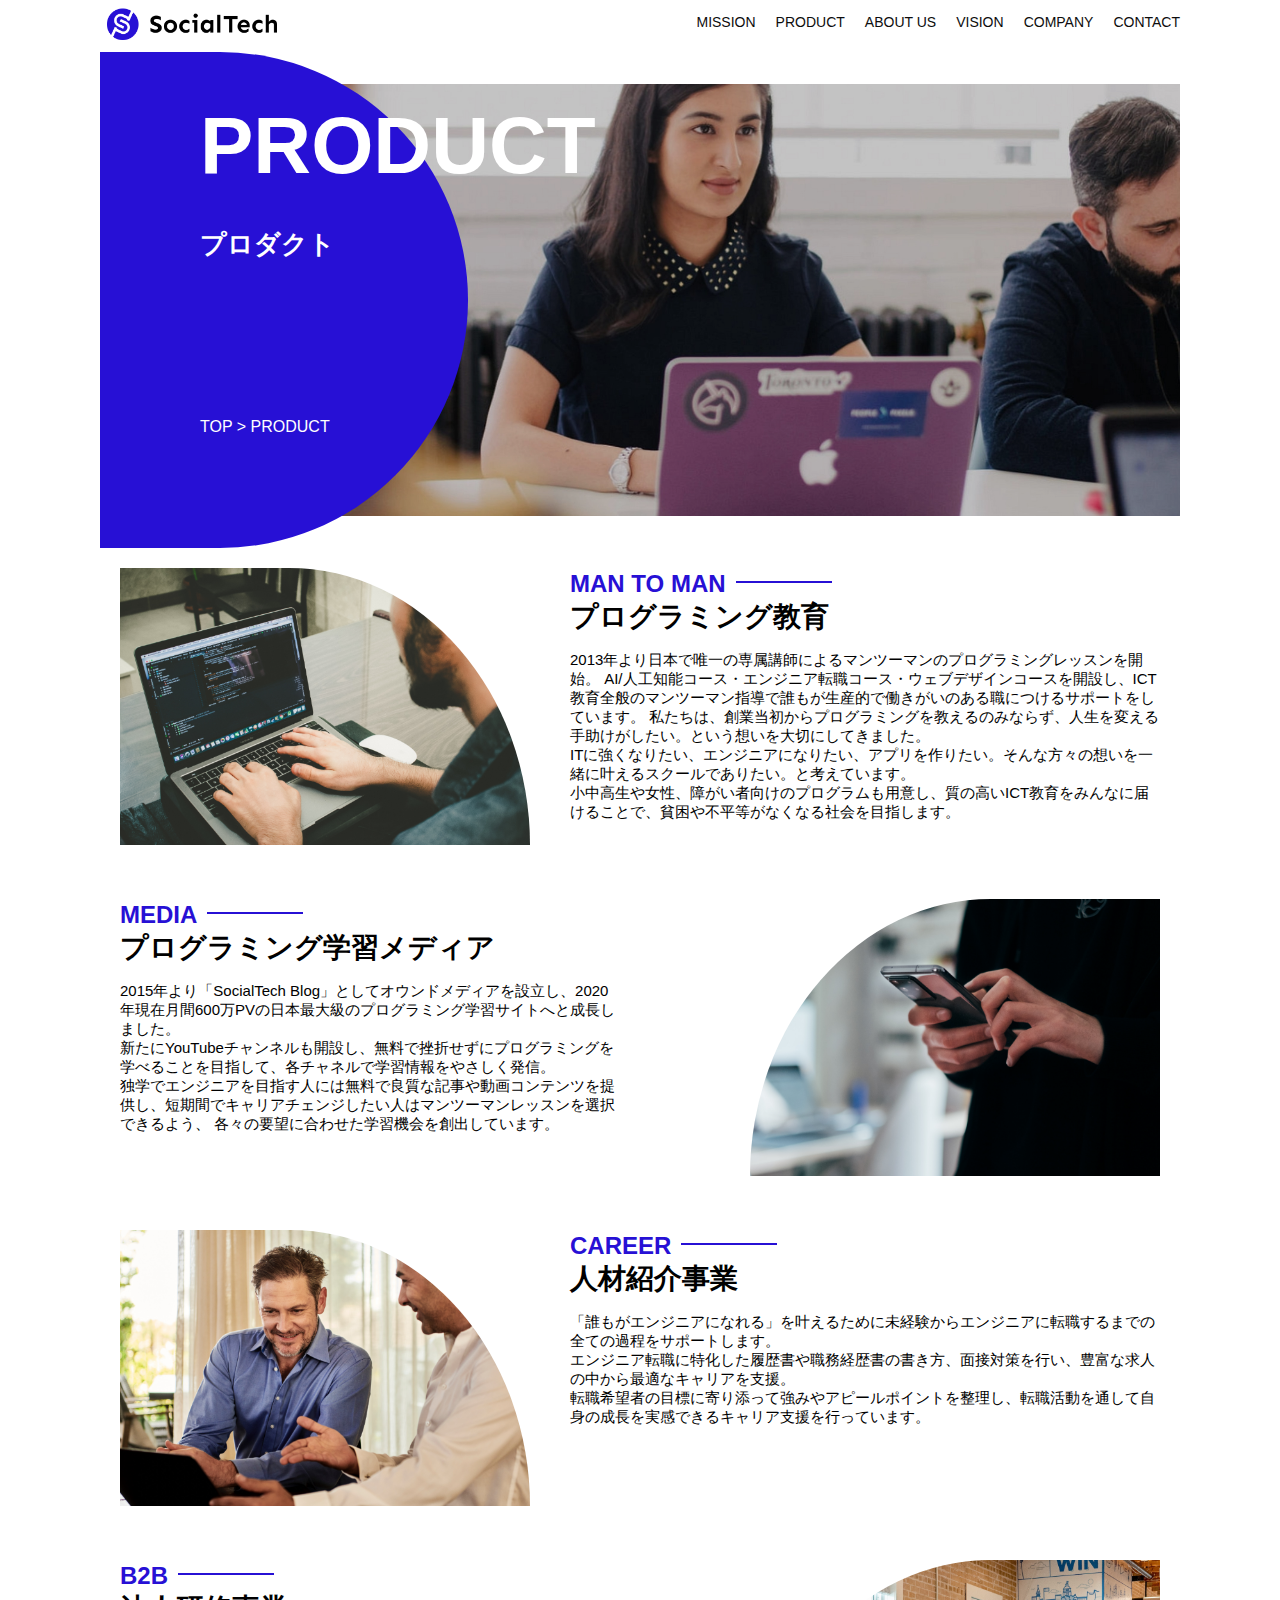
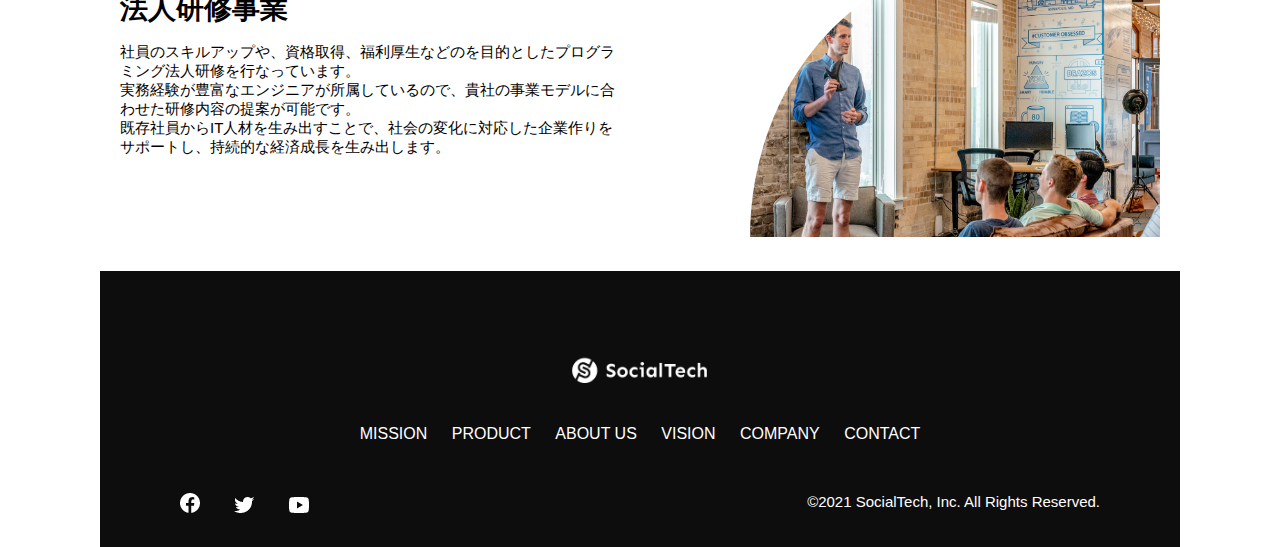
<file: kadai_tutorial_output/product.html>
<!DOCTYPE html>
<html>
  <head>
    <title>SocialTech -PRODUCT プロダクト</title>
    <meta charset="utf-8">
    <meta name="description" content="SosialTechの4つのプロダクトを紹介します">
    <meta name="viewport" content="width=device-width, initial-scale=1.0">
    <link rel="stylesheet" href="style.css">
  </head>

  <body>
    <header>
      <a href="index.html" id="logo">
        <img src="images/logo.png" alt="トップページに戻る">
      </a>

      <nav id="nav-pc">
        <ul>
          <li><a href="mission.html">MISSION</a></li>
          <li><a href="product.html">PRODUCT</a></li>
          <li><a href="index.html#aboutus">ABOUT US</a></li>
          <li><a href="index.html#vision">VISION</a></li>
          <li><a href="index.html#company">COMPANY</a></li>
          <li><a href="index.html#contact">CONTACT</a></li>
        </ul>
      </nav>

      <!--スマホ用メニューボタン-->
      <button id="menu-sp" onclick="document.getElementById('nav-sp').style.display = 'block'">
        <img src="images/button-menu.png" alt="ナビゲーションを開く">
      </button>
      <div id="nav-sp">
        <button id="close" onclick="document.getElementById('nav-sp').style.display = 'none'">
          <img src="images/button-close.png" alt="ナビゲーションを閉じる">
        </button>
        <nav>
          <ul>
            <li>
              <a id="logo-sp" hred="index.html" onclick="document.getElementById('nav-sp').style.display ='none'"><img src="images/logo-sp.png" alt="トップページに戻る"></a>
            </li>
            <li><a class="menu" href="mission.html" onclick="document.getElementById('nav-sp').style.display = 'none'">MISSION</a></li>
            <li><a class="menu" href="product.html" onclick="document.getElementById('nav-sp').style.display = 'none'">PRODUCT</a></li>
            <li><a class="menu" href="index.html#aboutus" onclick="document.getElementById('nav-sp').style.display = 'none'">ABOUT US</a></li>
            <li><a class="menu" href="index.html#vision" onclick="document.getElementById('nav-sp').style.display = 'none'">VISION</a></li>
            <li><a class="menu" href="index.html#company" onclick="document.getElementById('nav-sp').style.display = 'none'">COMPANY</a></li>
            <li><a class="menu" href="index.html#contact" onclick="document.getElementById('nav-sp').style.display = 'none'">CONTACT</a></li>
          </ul>
        </nav>
        <div id="sns">
          <a href="https://www.facebook.com/sejuku2013">
            <img src="images/button-facebook.png" alt="Facebookのリンク">
          </a>
          <a href="https://twitter.com/samuraijuku">
            <img src="images/button-twitter.png" alt="Twitterのリンク">
          </a>
          <a href="https://www.youtube.com/channel/UCCFOQO5aDK0xXam4cUQXT8g">
            <img src="images/button-youtube.png" alt="YouTubeのリンク">
          </a>
        </div>
      </div>
    </header>

    <main>
      <article>
        <section id="product-main">
          <div class="product-main-inner">
            <div id="product-title">
              <h1>PRODUCT<br><span>プロダクト</span></h1>
              <p>TOP > PRODUCT</p>
            </div>
          </div>
        </section>

        <section class="product-section product-section-left">
          <div class="product-section-img">
            <img src="images/product/product-mantoman.png" alt="PCでコードを書く男性">
          </div>

          <div class="product-read">
            <h2 class="product-h2">MAN TO MAN</h2>
            <h3 class="product-h3">プログラミング教育</h3>
            <p>
              2013年より日本で唯一の専属講師によるマンツーマンのプログラミングレッスンを開始。
              AI/人工知能コース・エンジニア転職コース・ウェブデザインコースを開設し、ICT教育全般のマンツーマン指導で誰もが生産的で働きがいのある職につけるサポートをしています。
              私たちは、創業当初からプログラミングを教えるのみならず、人生を変える手助けがしたい。という想いを大切にしてきました。<br>
              ITに強くなりたい、エンジニアになりたい、アプリを作りたい。そんな方々の想いを一緒に叶えるスクールでありたい。と考えています。<br>
              小中高生や女性、障がい者向けのプログラムも用意し、質の高いICT教育をみんなに届けることで、貧困や不平等がなくなる社会を目指します。
            </p>
          </div>
        </section>

        <section class="product-section product-section-right">
          <div class="product-read">
            <h2 class="product-h2">MEDIA</h2>
            <h3 class="product-h3">プログラミング学習メディア</h3>
            <p>
              2015年より「SocialTech Blog」としてオウンドメディアを設立し、2020年現在月間600万PVの日本最大級のプログラミング学習サイトへと成長しました。<br>
              新たにYouTubeチャンネルも開設し、無料で挫折せずにプログラミングを学べることを目指して、各チャネルで学習情報をやさしく発信。<br>
              独学でエンジニアを目指す人には無料で良質な記事や動画コンテンツを提供し、短期間でキャリアチェンジしたい人はマンツーマンレッスンを選択できるよう、
              各々の要望に合わせた学習機会を創出しています。
            </p>
          </div>

          <div class="product-section-img">
            <img src="images/product/product-media.png" alt="スマートフォンを操作する人">
          </div>
        </section>

        <section class="product-section product-section-left">
          <div class="product-section-img">
            <img src="images/product/product-career.png" alt="笑顔で話し合い2人の男性">
          </div>

          <div class="product-read">
            <h2 class="product-h2">CAREER</h2>
            <h3 class="product-h3">人材紹介事業</h3>
            <p>
              「誰もがエンジニアになれる」を叶えるために未経験からエンジニアに転職するまでの全ての過程をサポートします。<br>
              エンジニア転職に特化した履歴書や職務経歴書の書き方、面接対策を行い、豊富な求人の中から最適なキャリアを支援。<br>
              転職希望者の目標に寄り添って強みやアピールポイントを整理し、転職活動を通して自身の成長を実感できるキャリア支援を行っています。<br>
            </p>
          </div>
        </section>

        <section class="product-section product-section-right">
          <div class="product-read">
            <h2 class="product-h2">B2B</h2>
            <h3 class="product-h3">法人研修事業</h3>
            <p>
              社員のスキルアップや、資格取得、福利厚生などのを目的としたプログラミング法人研修を行なっています。<br>
              実務経験が豊富なエンジニアが所属しているので、貴社の事業モデルに合わせた研修内容の提案が可能です。<br>
              既存社員からIT人材を生み出すことで、社会の変化に対応した企業作りをサポートし、持続的な経済成長を生み出します。
            </p>
          </div>

          <div class="product-section-img">
            <img src="images/product/product-b2b.png" alt="講演中の男性とそれを聞く人々">
          </div>
        </section>
      </article>
    </main>

    <footer>
      <div id="footer-logo">
        <img src="images/logo-sp.png" alt="SocialTech">
      </div>

      <div id="footer-link">
        <a href="mission.html">MISSION</a>
        <a href="product.html">PRODUCT</a>
        <a href="index.html#aboutus">ABOUT US</a>
        <a href="index.html#vision">VISION</a>
        <a href="index.html#company">COMPANY</a>
        <a href="index.html#contact">CONTACT</a>
      </div>

      <div id="sns-footer">
        <div class="sns-btns">
          <a href="https://www.facebook.com/sejuku2013"><img src="images/button-facebook.png" alt="Facebookのリンク"></a>
          <a href="https://twitter.com/samuraijuku"><img src="images/button-twitter.png" alt="Twitterのリンク"></a>
          <a href="https://www.youtube.com/channel/UCCFOQO5aDK0xXam4cUQXT8g"><img src="images/button-youtube.png" alt="YouTubeのリンク"></a>
        </div>
        <p id="copyright">&copy;2021 SocialTech, Inc. All Rights Reserved.</p>
      </div>
    </footer>
  </body>
</html>
</file>
<file: html-css-kadai_013/style.css>
/* PC、スマホ共通スタイル */
body {
  font-family: "Source Sans Pro", "Hiragino Kaku Gothic ProN", Meiryo, Arial,
    sans-serif;
}

p {
  font-size: 15px;
}

#main-visual > img {
  width: 100%;
}

/*================
PC用のスタイル 
=================*/
@media screen and (min-width: 768px) {
  /* 横幅設定 */
  body {
    max-width: 1080px;
    min-width: 960px;
    margin: 0 auto 0 auto;
  }

  /* ヘッダー */
  header {
    display: flex;
    justify-content: space-between;
  }

  /* ナビゲーションのレイアウト */
  #nav-pc {
    text-align: right;
    font-size: 14px;
    padding-top: 15px;
  }

  /* ナビゲーションのリンクの装飾設定 */
  #nav-pc>a {
    text-decoration: none;
    margin-left: 20px;
  }

  #nav-pc>a:link {
    color: #0d0d0d;
  }

  #nav-pc>a:visited {
    color: #0d0d0d;
  }

  #nav-pc>a:hover {
    color: #0d0d0d;
    text-decoration: underline;
  }

  #nav-pc>a:active {
    color: #0d0d0d;
  }

  #menu-sp {
    display: none;
  }

  #nav-sp {
    display: none;
  }
}

/* スマートフォン用のスタイル */
@media screen and (max-width: 767px) {
  body {
    min-width: 375px;
    margin: 0;
  }

  #nav-pc {
    display: none;
  }

  #menu-sp {
    float: right;
    padding: 0;
    background-color: transparent;
    border: none;
  }

  #nav-sp {
    background-color: #ce933e;
    position: absolute;
    left: 0;
    top: 0;
    height: 100%;
    width: 100%;
    display: none;
    z-index: 100;
  }

  #nav-sp ul {
    padding-left: 0;
  }

  #nav-sp li {
    list-style: none;
  }

  #close {
    position: absolute;
    top: 20px;
    right: 20px;
    background-color: transparent;
    border: none;
  }

  #logo-sp {
    margin: 80px 0 30px 20px;
  }

  #nav-sp a {
    display: block;
  }

  #nav-sp a:link {
    color: #ffffff
  }

  #nav-sp a:visited {
    color: #ffffff
  }

  #nav-sp a:hover {
    color: #ffffff;
    text-decoration: underline;
  }

  #nav-sp a:active {
    color: #ffffff;
  }

  #nav-sp .menu {
    text-decoration: none;
    display: block;
    margin: 0 20px;
    height: 44px;
    font-size: 16px;
    background-image: url("images/arrow.png");
    background-repeat: no-repeat;
    background-position: right top;
  }
}
</file>
<file: kadai_tutorial_output/style.css>
* {
  box-sizing: border-box;
}

p {
  font-size: 15px;
}

body {
  max-width: 1080px;
  margin: 0 auto;
  font-family: "Source Sans Pro", "Hiragino Kaku Gothic ProN", Meiryo, Arial, sans-serif;
}

header {
  display: flex;
  justify-content: space-between;
}

#nav-pc {
  font-size: 14px;
}

#nav-pc ul {
  display: flex;
  padding-left: 0px;
}

#nav-pc li {
  list-style: none;
}

#nav-pc a {
  text-decoration: none;
  margin-left: 20px;
  color: #0d0d0d;
}

#nav-pc a:hover {
  text-decoration: underline;
}

#nav-sp, #menu-sp {
  display: none;
}

#main-visual {
  position: relative;
  height: 470px;
}

#main-message {
  position: absolute;
  top: 0;
  left: 0;
  background-color: #2710d5;
  color: #ffffff;
  border-radius: 0 0 476px 0;
  max-width: 620px;
  width: 100%;
  height: 100%;
  z-index: 11;
}

#main-message > h1 {
  font-size: 60px;
  margin: 100px 0 0 50px;
}

#main-message > p {
  font-size: 28px;
  margin: 0 0 0 50px;
}

#main-visual > img {
  max-width: 620px;
  border-radius: 476px 0 0 0;
  position: absolute;
  top: 0;
  right: 0;
  z-index: 10;
}

h2 {
  margin-top: 40px;
}

h2::after {
  content: url("images/line.png");
  margin-left: 10px;
}

h3 {
  font-size: 27px;
}

#mission {
  margin: 80px auto;
}

#mission-flex {
  display: flex;
}

#mission-flex > div {
  width: 50%;
  margin: 20px
}

#misson-photo {
  width: 100%;
}

#s2dgs {
  margin-top: 50px;
  width: 100%;
}

#product {
  background-color: #fafafa;
  margin: 80px 0;
  padding: 10px 40px 0 40px;
}

#product .product-flex {
  margin-top: 40px;
  display: flex;
}

#product-left {
  width: 50%;
  margin-right: 20px;
}

#product-right {
  width: 50%;
  margin-right: 20px;
  margin-top: 80px;
}

#product-left  > div {
  position: relative;
  height: 480px;
  margin-right: 20px;
}

#product-right > div {
  position: relative;
  height: 480px;
  margin-right: 20px;
}

.product-photo {
  width: 100%;
}

.product-explain {
  background-color: #ffffff;
  position: absolute;
  left: 0;
  bottom: 50px;
  margin: 0 40px 0 40px;
  padding: 20px;
  box-shadow: 5px 5px 10px rgba(0, 0, 0, 0.05);
}

.product-explain > span {
  color: #2710d5;
  font-weight: bold;
  font-size: 16px;
  margin: 0;
}

.product-explain > h3 {
  margin: 5px 0 5px 0;
}

.product-explain > p {
  font-size: 14px;
  margin: 0;
}

#product-more {
  text-align: center;
  bottom: -42px;
}

#aboutus {
  margin: 80px auto;
}

#aboutus > div {
  display: flex;
}

.culture-img {
  width: 50%;
  align-self: flex-start;
}

.culture-img2 {
  margin-top: 50px;
  width: 100%;
}

.culture-table {
  margin-right: 50px;
}

.culture-num {
  font-size: 80px;
  color: #2710d5;
  padding: 0 20px 0 0;
}

.culture-table th {
  text-align: left;
  font-size: 28px;
  font-weight: bold;
}

.culture-en {
  color: #2710d5;
  font-size: 24px;
}

.culture-description {
  margin: 0;
}

#vision {
  margin: 80px auto;
}

#vision > div {
  display: flex;
  justify-content: space-between;
  flex-wrap: wrap;
}

.vision-box {
  width: 300px;
  height: 300px;
  margin: 30px;
  position: relative;
}

.vision-box > img {
  width: 100%;
  position: relative;
  z-index: 30;
}

.vision-box > div {
  position: absolute;
  top: 0;
  left: 0;
  z-index: 31;
  margin-right: 20px;
}

.vision-box > div > h4 {
  color: #2710d5;
  font-size: 19px;
  margin-top: 80px;
}

.vision-box > div > h4::first-letter {
  font-size: 40px;
}

.vision-box > div > h5 {
  font-size: 20px;
  margin: 0;
}

.vision-box > div > p {
  margin: 10px 0 0 0;
}

#company {
  margin: 80px auto;
}

#company-table {
  width: 100%;
}

.tableheader {
  text-align: left;
  padding: 20px;
  border-bottom-color: #2710d5;
  border-bottom-width: 1px;
  border-bottom-style: solid;
  width: 100px;
}

.tableheader-first {
  border-top-color: #2710d5;
  border-top-width: 1px;
  border-top-style: solid;
}

.cell {
  padding: 30px;
  border-bottom-color: #ececec;
  border-bottom-width: 1px;
  border-bottom-style: solid;
}

.cell-first {
  border-top-color: #ececec;
  border-top-width: 1px;
  border-top-style: solid;
}

#company > iframe {
  width: 100%;
  height: 368px;
  margin-top: 40px;
}

#contact {
  margin: 80px auto;
}

#contact > form > div {
  display: flex;
  flex-direction: row;
  flex-wrap: wrap;
  padding-bottom: 30px;
}

.contact-heading {
  width: 240px;
  align-self: center;
}

.contact-label {
  font-weight: bold;
}

.contact-span {
  color: #ce2222;
  margin-left: 20px;
  font-weight: bold;
}

.contact-textbox {
  border-top: 0;
  border-left: 0;
  border-right: 0;
  border-bottom-width: 1px;
  border-bottom-color: #707070;
  border-style: solid;
  background-color: #fafafa;
  width: 400px;
  height: 56px;
}

.contact-textarea {
  border-top: 0;
  border-left: 0;
  border-right: 0;
  border-bottom-width: 1px;
  border-bottom-color: #707070;
  background-color: #fafafa;
  width: 400px;
  height: 200px;
}

#contact dt {
  font-weight: bold;
}

#contact dd {
  margin-top: 16px;
}

#contact dd p {
  margin: 0;
}

#contact dd ul {
  padding-left: 0;
}

#contact dd li {
  margin-bottom: 0;
  list-style: none;
}

footer {
  background-color: #0d0d0d;
  text-align: center;
  padding: 80px 80px 30px 80px;
}

#footer-logo {
  margin-bottom: 30px;
}

#footer-link {
  margin-bottom: 50px;
}

#footer-link > a {
  text-decoration: none;
  margin: 10px;
  color: #ffffff
}

#footer-link > a:hover {
  text-decoration: underline;
}

#sns-footer {
  display: flex;
  justify-content: space-between;
  text-align: left;
}

#sns-footer a {
  margin-right: 30px;
}

#copyright {
  color: #ffffff;
  margin: 0;
}

/* mission.html用スタイル */
.mission-main-inner {
  background-image: url("images/mission/mission-main.png");
  background-repeat: no-repeat;
  background-position-y: center;
}

#mission-title {
  background-color: #2710d5;
  width: 368px;
  color: #ffffff;
  height: 496px;
  border-radius: 0 248px 248px 0;
  position: relative;
}

#mission-title h1 {
  position: absolute;
  top: 0;
  left: 100px;
  font-size: 80px;
  line-height: 1;
}

#mission-title h1 span {
  font-size: 26px;
}

#mission-title > p {
  position: absolute;
  top: 350px;
  left: 100px;
  font-size: 16px;
}

#mission-s2dgs {
  padding: 20px;
}

.mission-h2 {
  color: #2710d5;
  font-size: 40px;
}

.mission-h2::after {
  content: none;
}

#mission-five-goals {
  padding: 20px;
  display: flex;
}

#mission-five-goals .five-goals-image {
  width: 30%;
  padding: 20px;
}

#mission-five-goals .five-goals-image img {
  width: 100%;
}

#mission-five-goals .five-goals-read {
  width: 70%;
  padding: 20px;
}

#mission-five-goals .five-goals-read > div {
  margin-bottom: 40px;
}

.fivegoals-image-right {
  float: right;
  margin: 20px;
}

.fivegoals-image-left {
  float: left;
  margin: 20px;
}

.fivegoals-number {
  color: #2710d5;
  font-size: 48px;
  font-weight: bold;
  margin: 0;
}

.fivegoals-h3 {
  font-size: 28px;
  margin: 0;
}

.fivegoals-p {
  margin: 0;
}

/* product.html用スタイル */
.product-main-inner {
  background-image: url("images/product/product-main.png");
  background-repeat: no-repeat;
  background-position-y: center;
}

#product-title {
  background-color: #2710d5;
  width: 368px;
  color: #ffffff;
  height: 496px;
  border-radius: 0 248px 248px 0;
  position: relative;
}

#product-title h1 {
  position: absolute;
  top: 0;
  left: 100px;
  font-size: 80px;
  line-height: 1;
}

#product-title h1 span {
  font-size: 26px;
}

#product-title > p {
  position: absolute;
  top: 350px;
  left: 100px;
  font-size: 16px;
}

.product-section {
  display: flex;
  padding: 20px 20px 0;
}

.product-section .product-section-img {
  width: 450px;
}

.product-section-left .product-section-img img {
  width: 100%;
  padding: 0 40px 30px 0;
  border-radius: 0 432px 0 0;
}

.product-section-left .product-read {
  width: 50%;
  flex-grow: 1;
}

.product-section-left .product-read p {
  margin-bottom: 0;
}

.product-section-right {
  justify-content: space-between;
}

.product-section-right .product-section-img img {
  width: 100%;
  padding: 0 0 30px 40px;
  border-radius: 432px 0 0 0;
}

.product-section-right .product-read {
  width: 500px;
}

.product-h2 {
  color: #2710d5;
  font-size: 24px;
  margin: 0;
}

.product-h3 {
  font-size: 28px;
  margin: 0;
}




@media screen and (max-width: 767px) {
  #nav-pc {
    display: none;
  }

  #menu-sp {
    display: block;
    background-color: transparent;
    float: right;
    padding: 0;
    border: none;
  }

  #nav-sp {
    background-color: #2710d5;
    position: fixed;
    left: 0;
    top: 0;
    width: 100%;
    height: 100%;
    display: none;
    z-index: 100;
  }

  #close {
    position: absolute;
    top: 20px;
    right: 20px;
    background-color: transparent;
    border: none;
  }

  #nav-sp nav ul {
    padding-left: 0;
  }

  #nav-sp nav li {
    list-style: none;
  }

  #logo-sp {
    margin: 80px 0 30px 20px;
  }

  #nav-sp nav a {
    display: block;
    color: #ffffff;
  }

  #nav-sp nav a:hover {
    text-decoration: underline;
  }

  #nav-sp .menu {
    text-decoration: none;
    margin: 0 20px 0 20px;
    height: 44px;
    font-size: 16px;
    background-image: url("images/arrow.png");
    background-repeat: no-repeat;
    background-position: right top;
  }

  #sns {
    position: absolute;
    bottom: 20px;
    left: 20px;
  }

  #sns > a {
    margin-right: 30px;
  }

  #main-visual {
    position: relative;
    height: 470px;
  }

  #main-visual > div {
    text-align: center;
    height: 280px;
  }

  #main-visual h1 {
    font-size: 28px;
    margin: 90px 0 0 0;
  }

  #main-visual > div > p {
    margin: 0;
    font-size: 15px;
  }

  #main-visual > img {
    width: 100%;
    border-radius: 476px 0 0 0;
    top: auto;
    bottom: 0;
  }

  h2 {
    margin: 15px 0 15px 0;
  }

  h3 {
    font-size: 24px;
    margin: 10px 0 0 0;
  }

  #mission {
    margin: 20px 0 20px 0;
    padding: 0 20px 0 20px;
  }

  #mission-flex {
    flex-direction: column;
  }

  #mission-flex > div {
    width: 100%;
    margin: 0;
  }

  #product {
    margin: 0;
    padding: 10px 20px 0 20px;
  }

  #product .product-flex {
    flex-direction: column;
    margin-top: 0;
  }

  #product-left, #product-right {
    width: 100%;
    margin: 0;
  }

  #product-left > div, #product-right > div {
    height: auto;
    margin: 0;
  }

  .product-explain {
    position: relative;
    margin: 0;
  }

  .product-explain > h3 {
    margin: 10px 0 10px 0;
    font-size: 24px;
  }

  #product-more {
    text-align: left;
  }

  #aboutus {
    margin: 80px 20px;
  }

  #aboutus > div {
    flex-direction: column;
  }

  .culture-table th {
    font-size: 16px;
  }

  .culture-table {
    margin-right: 0;
    padding-right: 20px;
    order: 2
  }

  .culture-img {
    width: 100%;
    order: 1;
  }

  .culture-img2 {
    margin-top: 0;
  }

  .culture-num {
    padding: 0;
  }

  .culture-description {
    margin: 0;
  }

  #vision {
    margin: 80px 20px;
  }

  .vision-box > img {
    position: absolute;
    top: 0;
    left: 0;
  }

  .vision-box > div > h4 {
    margin: 60px 0 0 0;
  }

  #company {
    margin: 20px;
  }

  #company > h3 {
    margin-bottom: 20px;
  }

  .tableheader {
    width: 50px;
  }

  .cell {
    padding: 20px;
  }

  #company > iframe {
    height: 240px;
  }

  #contact {
    margin: 80px 20px;
  }

  #contact > h3 {
    margin-bottom: 20px;
  }

  #contact > form > div {
    flex-direction: column;
    margin-bottom: 20px;
  }

  .contact-heading {
    align-self: auto;
    margin-bottom: 20px
  }

  .contact-textbox {
    min-width: 300px;
    width: 100%;
  }

  .contact-textarea {
    height: 150px;
    width: 100%;
  }

  .radiobutton {
    margin-bottom: 20px;
  }

  footer {
    padding: 30px 20px 50px 20px;
    text-align: left;
  }

  #footer-link > a {
    margin: 0 20px 30px 0;
    display: block;
    background-image: url("images/arrow.png");
    background-repeat: no-repeat;
    background-position: right top;
  }

  #footer-link > a:hover {
    text-decoration: underline;
  }


  #sns-footer {
    flex-direction: column;
    justify-content: flex-start;
  }

  #copyright {
    font-size: 12px;
    margin-top: 30px;
  }

  #mission-main {
    height: 256px;
    margin-top: 4%;
    position: relative;
  }

  .mission-main-inner {
    height: 80%;
    background-size: cover;
  }

  #mission-title {
    width: 136px;
    height: 256px;
    position: absolute;
    top: -10%;
  }

  #mission-title h1 {
    left: 20px;
    font-size: 40px;
  }

  #mission-title h1 span {
    font-size: 18px;
  }

  #mission-title > p {
    top: 180px;
    left: 20px;
    font-size: 13px;
  }

  .mission-h2 {
    font-size: 38px;
    margin: 0;
  }

  .mission-h2::after {
    content: none;
  }

  #mission-s2dgs > img {
    width: 100%;
  }

  #mission-five-goals {
    flex-direction: column;
  }

  #mission-five-goals > div {
    padding: 0;
  }

  #mission-five-goals .five-goals-image, 
  #mission-five-goals .five-goals-read {
    width: 100%;
    padding: 0;
  }

  #mission-five-goals .five-goals-read > div {
    display: flex;
    flex-direction: column;
  }
  
  .fivegoals-image-right, 
  .fivegoals-image-left {
    align-self: center;
  }

  #product-main {
    height: 256px;
    margin-top: 4%;
    position: relative;
  }

  .product-main-inner {
    height: 80%;
    background-size: cover;
  }

  #product-title {
    width: 136px;
    height: 256px;
    position: absolute;
    top: -10%;
  }

  #product-title h1 {
    left: 20px;
    font-size: 40px;
  }

  #product-title h1 span {
    font-size: 18px;
  }

  #product-title > p {
    top: 180px;
    left: 20px;
    font-size: 13px;
  }

  .product-section {
    flex-direction: column;
  }

  .product-section .product-section-img {
    width: 100%;
  }

  .product-section .product-section-img img {
    border-radius: 0 300px 0 0;
  }

  .product-section-left .product-read {
    width: 100%;
    flex-grow: 1;
  }

  .product-section-right .product-section-img img {
    order: 1;
    border-radius: 300px 0 0 0;
  }

  .product-section-right .product-read {
    order: 2;
    width: 100%;
  }

}
</file>
